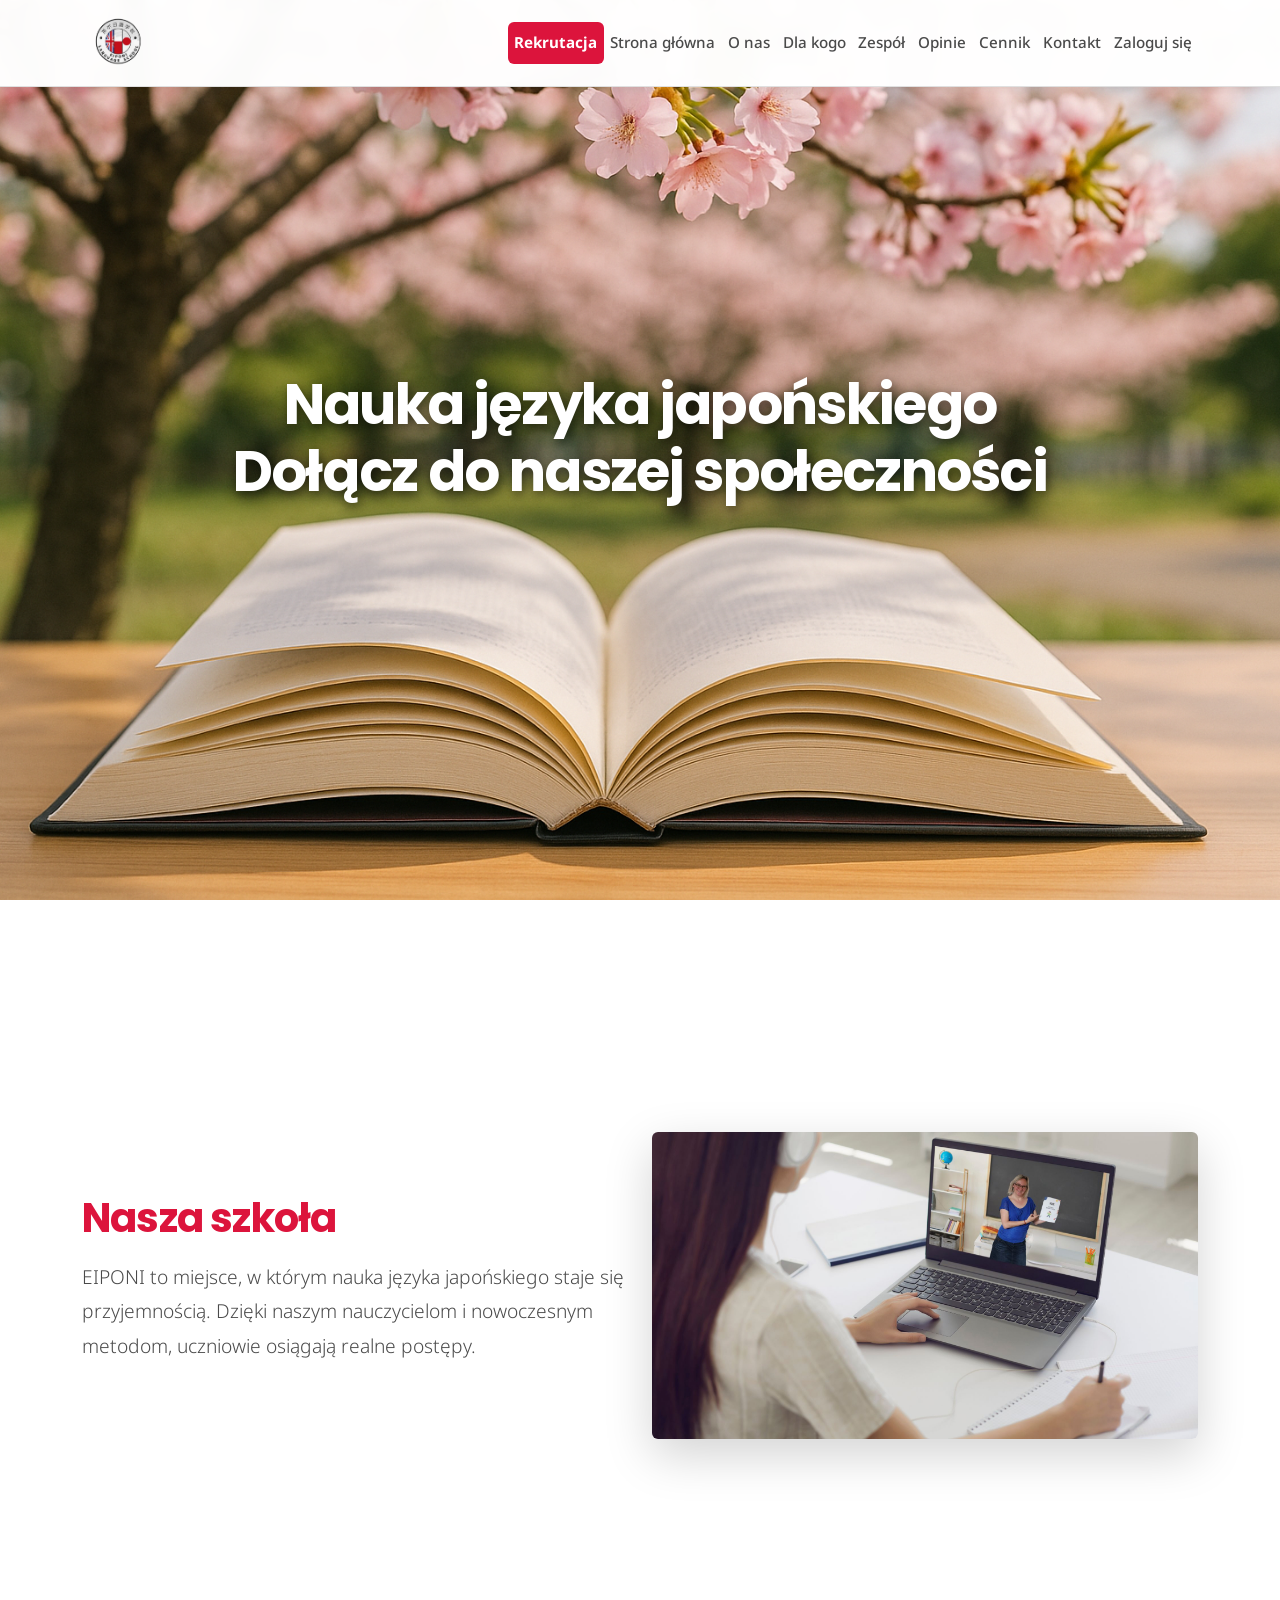
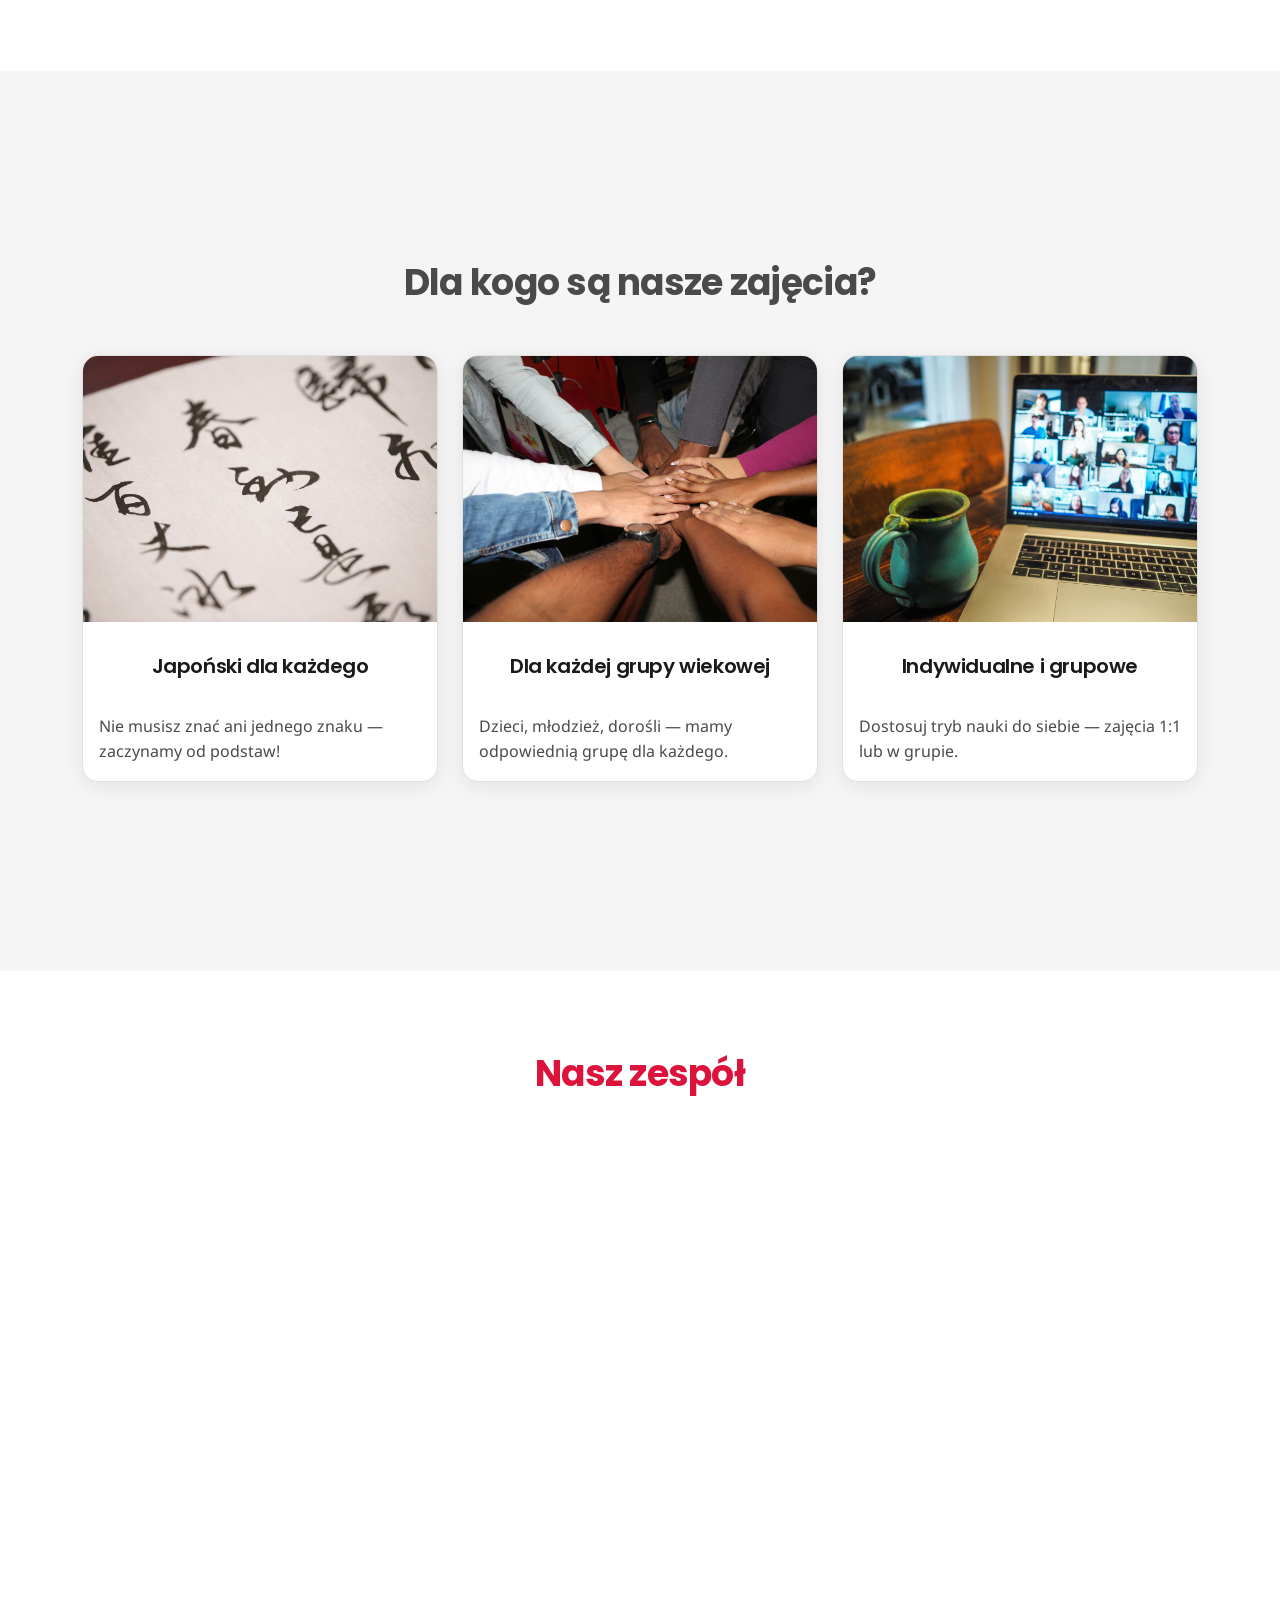
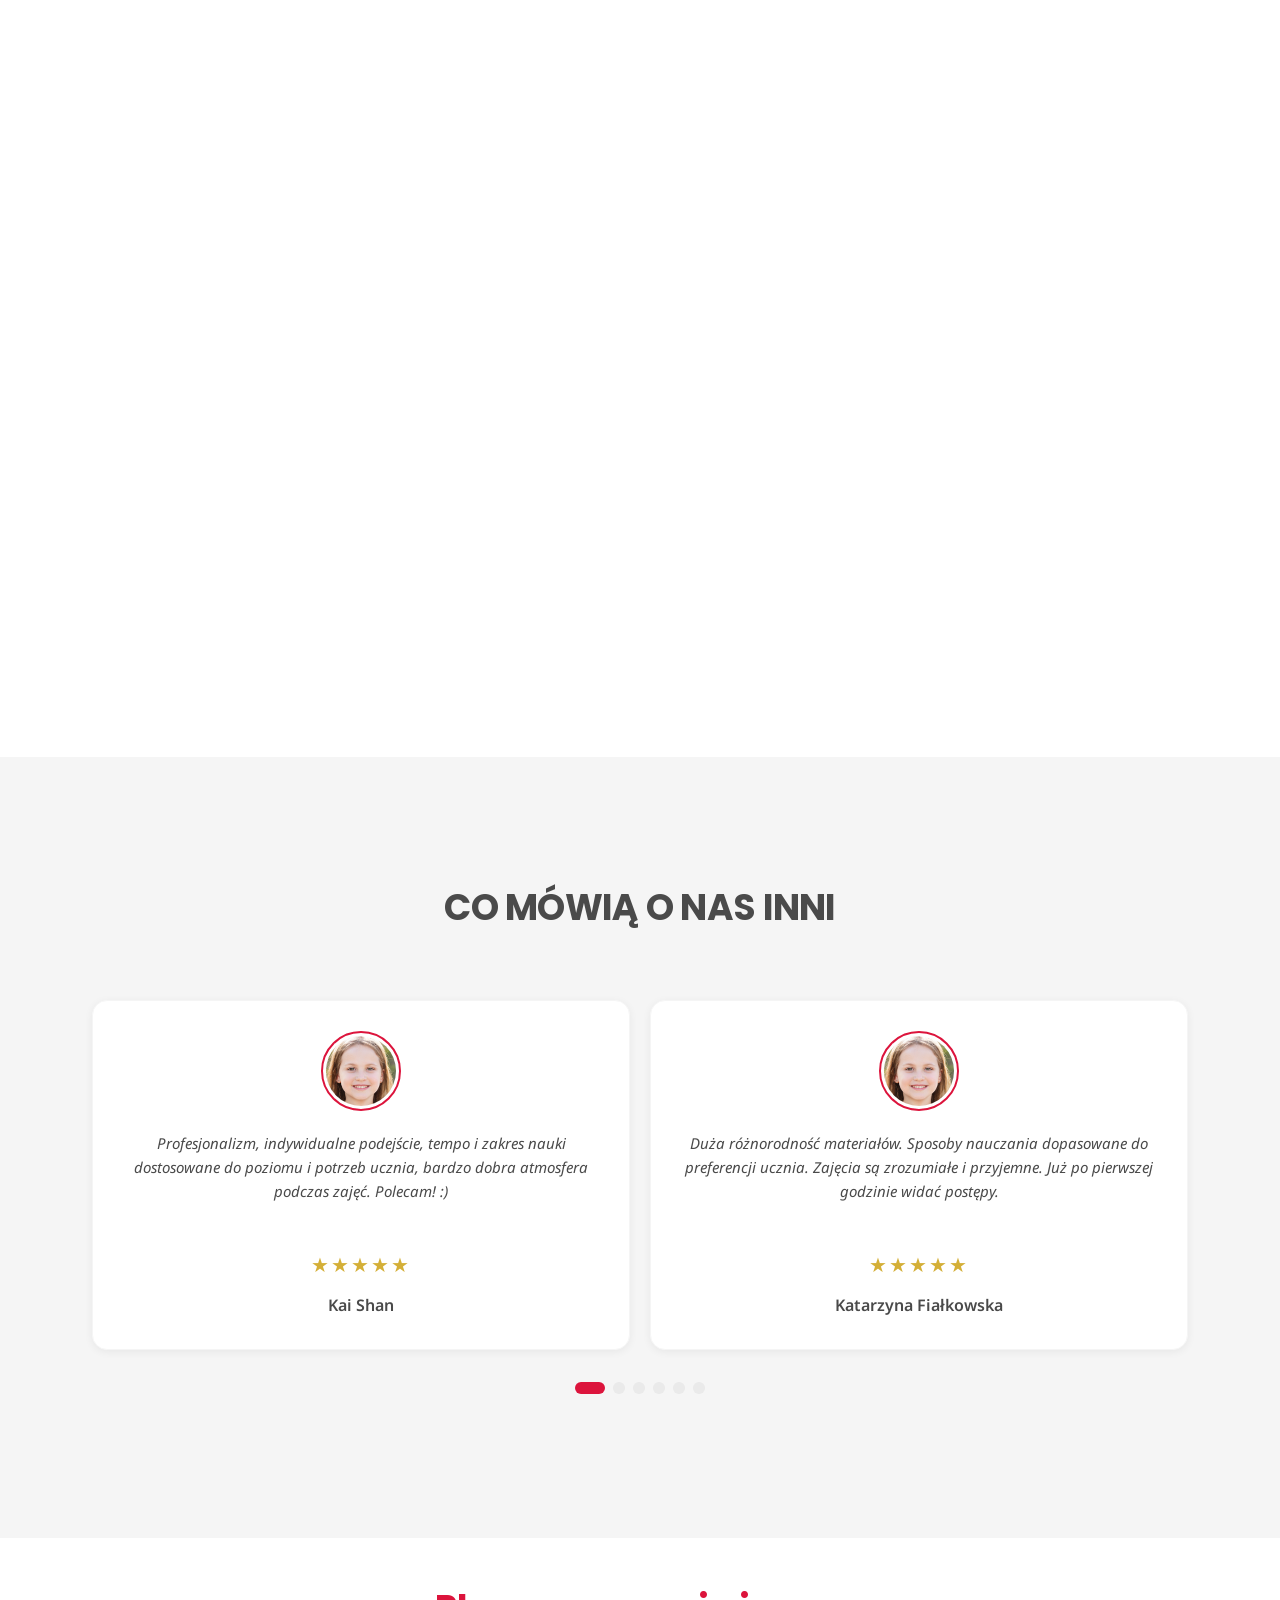
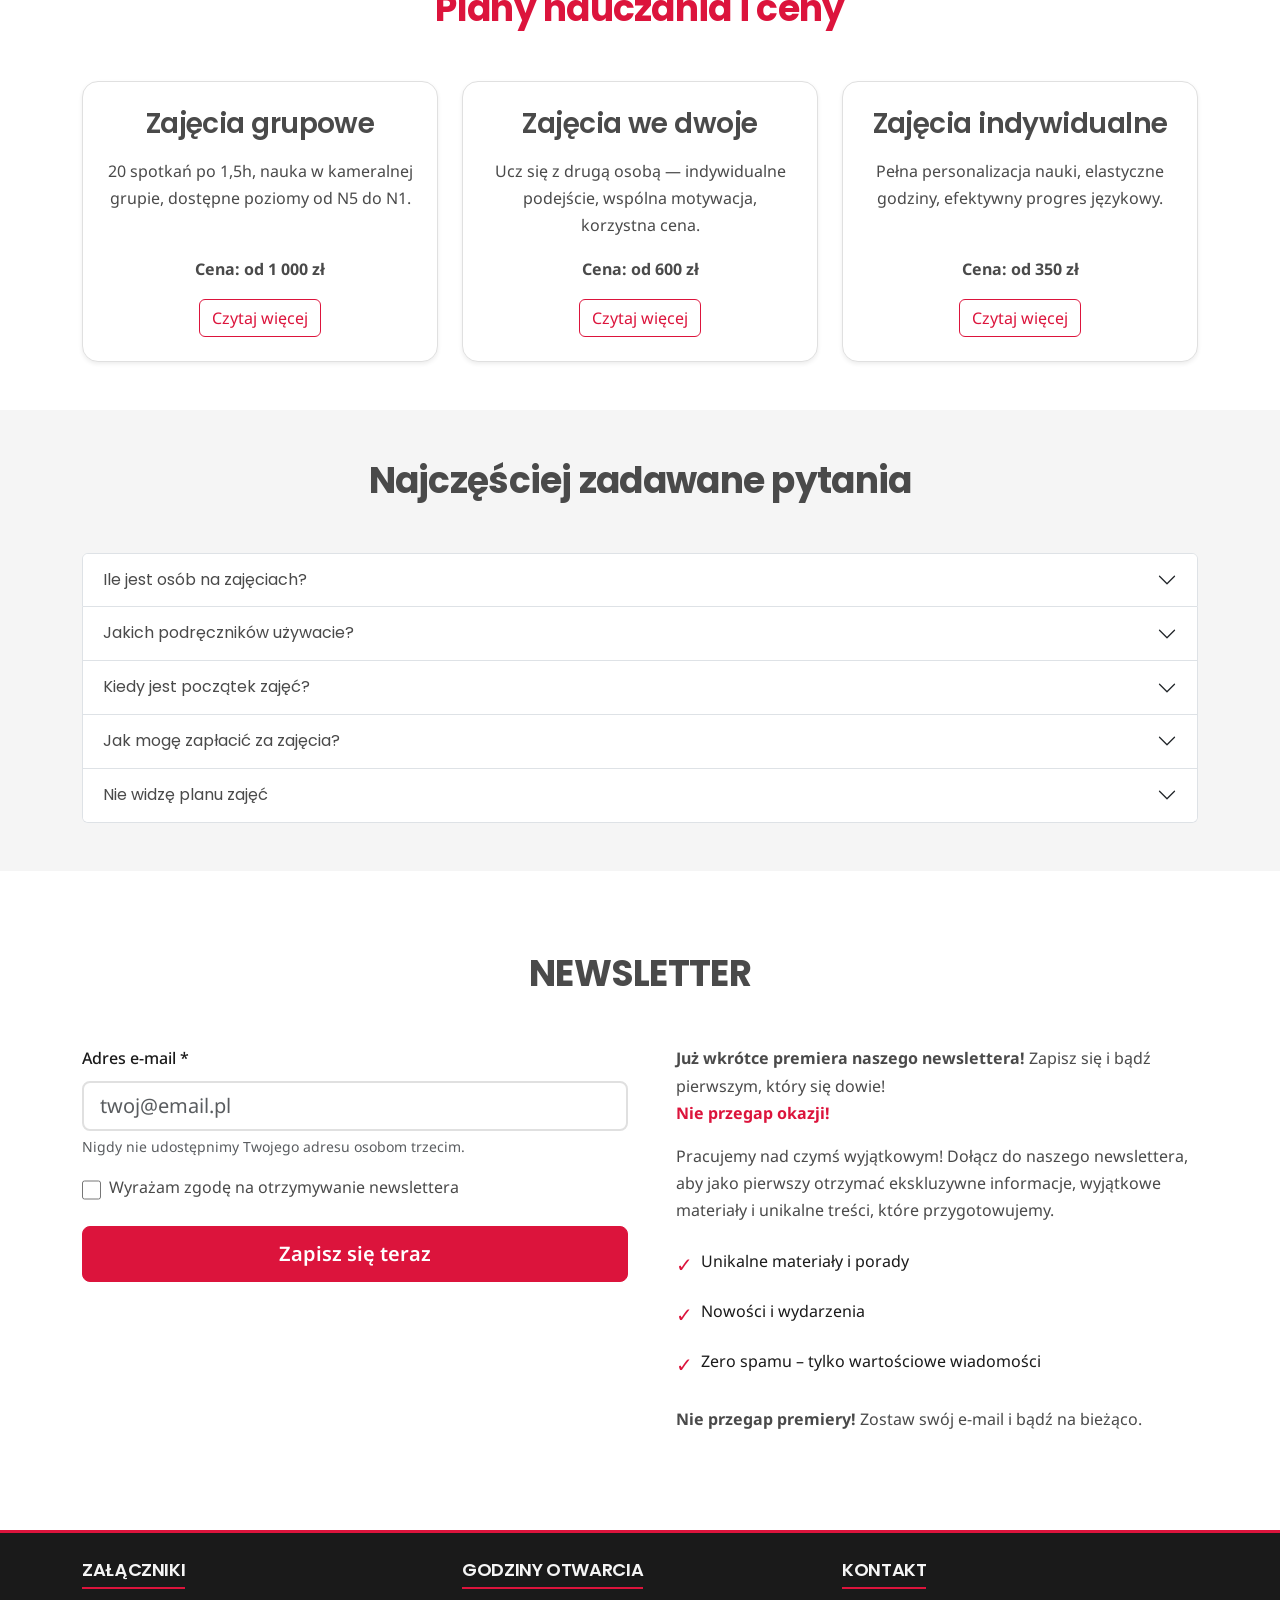
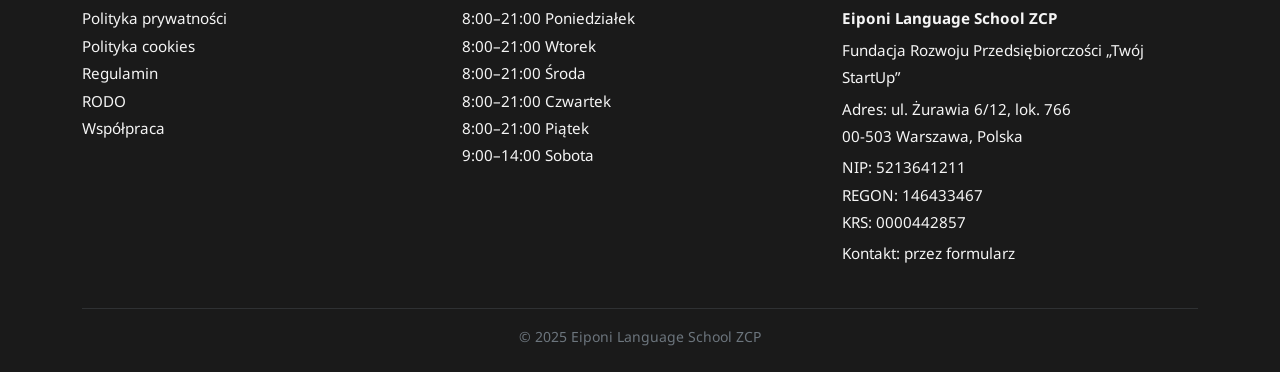
<file: index.html>
<!DOCTYPE html>
<html lang="pl">
  <head>
    <meta charset="UTF-8" />
    <meta name="viewport" content="width=device-width, initial-scale=1.0" />
    <title>Eiponi.com</title>
    <link
      href="https://cdn.jsdelivr.net/npm/bootstrap@5.3.8/dist/css/bootstrap.min.css"
      rel="stylesheet"
      integrity="sha384-sRIl4kxILFvY47J16cr9ZwB07vP4J8+LH7qKQnuqkuIAvNWLzeN8tE5YBujZqJLB"
      crossorigin="anonymous"
    />
    <link
      href="https://cdn.jsdelivr.net/npm/swiper@11/swiper-bundle.min.css"
      rel="stylesheet"
    />

    <link href="https://unpkg.com/aos@2.3.1/dist/aos.css" rel="stylesheet" />
    <link rel="stylesheet" href="style.css" />
  </head>
  <body>
    <section id="">
      <inner>
        <nav class="navbar navbar-expand-lg navbar-light fixed-top">
          <div class="container">
            <!-- Logo -->
            <a class="navbar-brand" href="index.html">
              <img src="img/logo1.png" alt="EIPONI" height="60" />
            </a>

            <!-- Hamburger ikona -->
            <button
              class="navbar-toggler"
              type="button"
              data-bs-toggle="collapse"
              data-bs-target="#navMenu"
              aria-controls="navMenu"
              aria-expanded="false"
              aria-label="Toggle navigation"
            >
              <span class="navbar-toggler-icon"></span>
            </button>

            <!-- Menu -->
            <div class="collapse navbar-collapse" id="navMenu">
              <ul class="navbar-nav ms-auto">
                <li class="nav-item">
                  <a class="nav-link nav-rekrutacja" href="grupowe.html"
                    >Rekrutacja</a
                  >
                </li>

                <li class="nav-item">
                  <a class="nav-link" href="#landing">Strona główna</a>
                </li>
                <li class="nav-item">
                  <a class="nav-link" href="#o-nas">O nas</a>
                </li>
                <li class="nav-item">
                  <a class="nav-link" href="#dla_kogo">Dla kogo</a>
                </li>
                <li class="nav-item">
                  <a class="nav-link" href="#zespol">Zespół</a>
                </li>
                <li class="nav-item">
                  <a class="nav-link" href="#opinie">Opinie</a>
                </li>
                <li class="nav-item">
                  <a class="nav-link" href="#cennik">Cennik</a>
                </li>

                <li class="nav-item">
                  <a class="nav-link" href="kontakt.html">Kontakt</a>
                </li>
                <li class="nav-item">
                  <a class="nav-link" href="#landing">Zaloguj się</a>
                </li>
              </ul>
            </div>
          </div>
        </nav>
      </inner>
    </section>

    <section
      id="landing"
      class="hero d-flex align-items-center justify-content-center text-center text-white"
    >
      <!-- TŁO: <picture> + <img> -->
      <picture class="hero-bg">
        <!-- wersja mobilna -->
        <source
          media="(max-width: 768px)"
          srcset="img/sakura_sekcja1_mobile.png"
        />
        <!-- wersja domyślna -->
        <img
          src="img/sakura_sekcja1.png"
          alt="Sakura background"
          class="hero-img"
        />
      </picture>

      <inner>
        <div class="container">
          <h1 class="display-4 fw-bold text-shadow">
            Nauka języka japońskiego<br />Dołącz do naszej społeczności
          </h1>
        </div>
      </inner>
    </section>

    <section id="o-nas" class="py-5 bg-white scroll-margin">
      <inner>
        <div class="container">
          <div class="row align-items-center min-vh-75">
            <!-- Tekst -->
            <div class="col-md-6 mb-4 mb-md-0">
              <h2 class="fw-bold mb-3">Nasza szkoła</h2>
              <p class="lead">
                EIPONI to miejsce, w którym nauka języka japońskiego staje się
                przyjemnością. Dzięki naszym nauczycielom i nowoczesnym metodom,
                uczniowie osiągają realne postępy.
              </p>
            </div>

            <!-- Zdjęcie -->
            <div class="col-md-6 text-center">
              <img
                src="img/ula.jpg"
                class="img-fluid rounded shadow-lg"
                alt="Książka pod drzewem sakury"
              />
            </div>
          </div>
        </div>
      </inner>
    </section>

    <section
      id="dla_kogo"
      class="py-5 min-vh-100 d-flex align-items-center justify-content-center bg-light scroll-margin"
    >
      <inner>
        <div class="container">
          <h2 class="text-center mb-5">Dla kogo są nasze zajęcia?</h2>
          <div class="row g-4">
            <!-- Karta 1 -->
            <div class="col-md-4" data-aos="fade-up" data-aos-delay="100">
              <div class="card h-100 text-center">
                <div class="ratio ratio-4x3">
                  <img
                    src="img/japonski_dla_kazdego.jpg"
                    class="object-fit-cover"
                    alt="Japoński dla każdego"
                  />
                </div>
                <div class="card-body">
                  <h5 class="card-title">Japoński dla każdego</h5>
                  <p class="card-text">
                    Nie musisz znać ani jednego znaku — zaczynamy od podstaw!
                  </p>
                </div>
              </div>
            </div>
            <!-- Karta 2 -->
            <div class="col-md-4" data-aos="fade-up" data-aos-delay="200">
              <div class="card h-100 text-center">
                <div class="ratio ratio-4x3">
                  <img
                    src="img/grupy_wiekowe.jpg"
                    class="object-fit-cover"
                    alt="Dla każdej grupy wiekowej"
                  />
                </div>
                <div class="card-body">
                  <h5 class="card-title">Dla każdej grupy wiekowej</h5>
                  <p class="card-text">
                    Dzieci, młodzież, dorośli — mamy odpowiednią grupę dla
                    każdego.
                  </p>
                </div>
              </div>
            </div>
            <!-- Karta 3 -->
            <div class="col-md-4" data-aos="fade-up" data-aos-delay="300">
              <div class="card h-100 text-center">
                <div class="ratio ratio-4x3">
                  <img
                    src="img/indywidualne_grupowe.jpg"
                    class="object-fit-cover"
                    alt="Zajęcia indywidualne i grupowe"
                  />
                </div>
                <div class="card-body">
                  <h5 class="card-title">Indywidualne i grupowe</h5>
                  <p class="card-text">
                    Dostosuj tryb nauki do siebie — zajęcia 1:1 lub w grupie.
                  </p>
                </div>
              </div>
            </div>
          </div>
        </div>
      </inner>
    </section>

    <section
      id="zespol"
      class="section-4 min-vh-100 bg-white d-flex align-items-center justify-content-center scroll-margin"
    >
      <inner>
        <div class="container">
          <h2 class="text-center">Nasz zespół</h2>
          <div class="row g-4">
            <!-- Osoba 1 -->
            <div
              class="col-sm-6 col-lg-4 col-xl-4 mx-auto"
              data-aos="fade-up"
              data-aos-delay="100"
            >
              <div class="card text-center h-100">
                <img
                  src="img/eriko.jpg"
                  class="rounded-circle mx-auto mb-3 team-photo"
                  alt="Anna Kowalska"
                />
                <div class="card-body">
                  <h5 class="card-title">Ula</h5>
                  <p class="team-lang mb-1">(PL, JP, EN)</p>
                  <p class="card-text small">
                    Cześć! Jestem absolwentką ekonomii Uniwersytetu
                    Warszawskiego i filologii orientalnej ze specjalizacją
                    japonistyka Uniwersytetu Jagiellońskiego. Odbyłam roczne
                    stypendium na Uniwersytecie Kobe. Od lat uczę w dowolnej
                    kombinacji języków: japońskiego, angielskiego i polskiego.
                    Lubię aikido i sushi. Mam nadzieję – do zobaczenia!
                  </p>
                </div>
              </div>
            </div>

            <!-- Osoba 2 -->
            <div
              class="col-sm-6 col-lg-4 col-xl-4 mx-auto"
              data-aos="fade-up"
              data-aos-delay="200"
            >
              <div class="card text-center h-100">
                <img
                  src="img/yui.jpg"
                  class="rounded-circle mx-auto mb-3 team-photo"
                  alt="Takeshi Nakamura"
                />
                <div class="card-body">
                  <h5 class="card-title">Ryo</h5>
                  <p class="team-lang mb-1">(JP, EN)</p>
                  <p class="card-text small">
                    Pochodzę z Miyazaki, od 2000 roku mieszkam w Polsce.
                    Interesuję się językami i kulturami obcymi. Skończyłam
                    studia w Stanach Zjednoczonych. Lubię gotować, uprawiać
                    sport, DIY i podróżować. A co Ty lubisz? Porozmawiajmy!
                  </p>
                </div>
              </div>
            </div>

            <!-- Osoba 3 -->
            <div
              class="col-sm-6 col-lg-4 col-xl-4 mx-auto"
              data-aos="fade-up"
              data-aos-delay="300"
            >
              <div class="card text-center h-100">
                <img
                  src="img/kenji.jpg"
                  class="rounded-circle mx-auto mb-3 team-photo"
                  alt="Eriko Tanaka"
                />
                <div class="card-body">
                  <h5 class="card-title">Martyna</h5>
                  <p class="team-lang mb-1">(PL, JP)</p>
                  <p class="card-text small">
                    Cześć! Z językiem japońskim mam styczność od 9 lat. W
                    międzyczasie uczestniczyłam w wymianie ze szkołą
                    Ritsumeikan, która znajduje się w Moriyamie, niedaleko
                    Kioto. Lubię podróże, japońską popkulturę i dobre jedzenie.
                    Do zobaczenia na zajęciach!
                  </p>
                </div>
              </div>
            </div>

            <!-- Osoba 4 -->
            <div
              class="col-sm-6 col-lg-4 col-xl-4 mx-auto"
              data-aos="fade-up"
              data-aos-delay="400"
            >
              <div class="card text-center h-100">
                <img
                  src="img/mai.jpg"
                  class="rounded-circle mx-auto mb-3 team-photo"
                  alt="Jan Nowak"
                />
                <div class="card-body">
                  <h5 class="card-title">Julia</h5>
                  <p class="team-lang mb-1">(PL, JP, EN)</p>
                  <p class="card-text small">
                    Jestem absolwentką japonistyki na Uniwersytecie Warszawskim
                    oraz po rocznej wymianie na Uniwersytecie Osaka. Posiadam
                    certyfikat N1. Należę do Stowarzyszenia Drogi Herbaty
                    Urasenke Sunshinkai, a w wolnych chwilach ćwiczę kaligrafię
                    japońską. Bardzo mnie cieszy, że mogę pomagać w przygodzie z
                    językiem japońskim i mam nadzieję, że będę mogła pomóc
                    również Tobie :)
                  </p>
                </div>
              </div>
            </div>

            <!-- Osoba 5 -->
            <div
              class="col-sm-6 col-lg-4 col-xl-4 mx-auto"
              data-aos="fade-up"
              data-aos-delay="400"
            >
              <div class="card text-center h-100">
                <img
                  src="img/takashi.jpg"
                  class="rounded-circle mx-auto mb-3 team-photo"
                  alt="Jan Nowak"
                />
                <div class="card-body">
                  <h5 class="card-title">Kasia</h5>
                  <p class="team-lang mb-1">(PL, JP, EN)</p>
                  <p class="card-text small">
                    Ukończyłam studia doktoranckie z lingwistyki języka
                    japońskiego na Uniwersytecie Osaka. Przez 10 lat mieszkałam
                    w Japonii najpierw studiując tam, a później pracując w
                    japońskiej agencji turystycznej w Tokio. W wolnych chwilach
                    gram na koto lub shamisenie albo oglądam anime lub dramy
                    japońskie. Mam nadzieję, że zarażę Was moją miłością do tego
                    kraju! :)
                  </p>
                </div>
              </div>
            </div>
          </div>
        </div>
      </inner>
    </section>

    <section id="opinie" class="bg-light">
      <inner>
        <div class="container text-center py-5">
          <h2 class="mb-5">CO MÓWIĄ O NAS INNI</h2>

          <div class="row justify-content-center">
            <div class="col-12">
              <!-- Klasyczny Swiper -->
              <div class="swiper opinieSwiper">
                <div class="swiper-wrapper">
                  <!-- SLIDE 1 -->
                  <div class="swiper-slide d-flex justify-content-center">
                    <div class="testimonial-card">
                      <img
                        src="img/kenji.jpg"
                        class="testimonial-avatar"
                        alt="Avatar"
                      />
                      <p class="testimonial-quote">
                        Profesjonalizm, indywidualne podejście, tempo i zakres
                        nauki dostosowane do poziomu i potrzeb ucznia, bardzo
                        dobra atmosfera podczas zajęć. Polecam! :)
                      </p>
                      <div class="testimonial-rating">★★★★★</div>
                      <p class="testimonial-author">Kai Shan</p>
                    </div>
                  </div>

                  <!-- SLIDE 2 -->
                  <div class="swiper-slide d-flex justify-content-center">
                    <div class="testimonial-card">
                      <img
                        src="img/kenji.jpg"
                        class="testimonial-avatar"
                        alt="Avatar"
                      />
                      <p class="testimonial-quote">
                        Duża różnorodność materiałów. Sposoby nauczania
                        dopasowane do preferencji ucznia. Zajęcia są zrozumiałe
                        i przyjemne. Już po pierwszej godzinie widać postępy.
                      </p>
                      <div class="testimonial-rating">★★★★★</div>
                      <p class="testimonial-author">Katarzyna Fiałkowska</p>
                    </div>
                  </div>

                  <!-- SLIDE 3 -->
                  <div class="swiper-slide d-flex justify-content-center">
                    <div class="testimonial-card">
                      <img
                        src="img/kenji.jpg"
                        class="testimonial-avatar"
                        alt="Avatar"
                      />
                      <p class="testimonial-quote">
                        Indywidualne podejście do ucznia, elastyczne godziny
                        lekcji, a także bardzo przyjętne ceny. Dodatkowym atutem
                        jest przyjazna i miła atmosfera :D
                      </p>
                      <div class="testimonial-rating">★★★★★</div>
                      <p class="testimonial-author">Aleksandra Lerchossek</p>
                    </div>
                  </div>

                  <!-- SLIDE 4 (powtórka 1) -->
                  <div class="swiper-slide d-flex justify-content-center">
                    <div class="testimonial-card">
                      <img
                        src="img/kenji.jpg"
                        class="testimonial-avatar"
                        alt="Avatar"
                      />
                      <p class="testimonial-quote">
                        Profesjonalizm, indywidualne podejście, tempo i zakres
                        nauki dostosowane do poziomu i potrzeb ucznia, bardzo
                        dobra atmosfera podczas zajęć. Polecam! :)
                      </p>
                      <div class="testimonial-rating">★★★★★</div>
                      <p class="testimonial-author">Kai Shan</p>
                    </div>
                  </div>

                  <!-- SLIDE 5 (powtórka 2) -->
                  <div class="swiper-slide d-flex justify-content-center">
                    <div class="testimonial-card">
                      <img
                        src="img/kenji.jpg"
                        class="testimonial-avatar"
                        alt="Avatar"
                      />
                      <p class="testimonial-quote">
                        Duża różnorodność materiałów. Sposoby nauczania
                        dopasowane do preferencji ucznia. Zajęcia są zrozumiałe
                        i przyjemne. Już po pierwszej godzinie widać postępy.
                      </p>
                      <div class="testimonial-rating">★★★★★</div>
                      <p class="testimonial-author">Katarzyna Fiałkowska</p>
                    </div>
                  </div>

                  <!-- SLIDE 6 (powtórka 3) -->
                  <div class="swiper-slide d-flex justify-content-center">
                    <div class="testimonial-card">
                      <img
                        src="img/kenji.jpg"
                        class="testimonial-avatar"
                        alt="Avatar"
                      />
                      <p class="testimonial-quote">
                        Indywidualne podejście do ucznia, elastyczne godziny
                        lekcji, a także bardzo przyjętne ceny. Dodatkowym atutem
                        jest przyjazna i miła atmosfera :D
                      </p>
                      <div class="testimonial-rating">★★★★★</div>
                      <p class="testimonial-author">Aleksandra Lerchossek</p>
                    </div>
                  </div>
                </div>

                <!-- Paginacja -->
                <div class="swiper-pagination"></div>
              </div>
              <!-- /Swiper -->
            </div>
          </div>
        </div>
      </inner>
    </section>

    <section id="cennik" class="py-5 bg-white scroll-margin">
      <inner>
        <div class="container">
          <h2 class="text-center mb-5">Plany nauczania i ceny</h2>
          <div class="row g-4">
            <div class="col-md-4">
              <div
                class="card h-100 shadow-sm p-4 text-center d-flex flex-column"
              >
                <h3 class="mb-3">Zajęcia grupowe</h3>
                <p>
                  20 spotkań po 1,5h, nauka w kameralnej grupie, dostępne
                  poziomy od N5 do N1.
                </p>

                <div class="mt-auto">
                  <p class="fw-bold text-gray-dark mb-3">Cena: od 1 000 zł</p>
                  <a href="grupowe.html" class="btn btn-outline-primary"
                    >Czytaj więcej</a
                  >
                </div>
              </div>
            </div>

            <div class="col-md-4">              
              <div
                class="card h-100 shadow-sm p-4 text-center d-flex flex-column"
              >
                <h3 class="mb-3">Zajęcia we dwoje</h3>
                <p>
                  Ucz się z drugą osobą — indywidualne podejście, wspólna
                  motywacja, korzystna cena.
                </p>
                
                <div class="mt-auto">
                  <p class="fw-bold text-gray-dark mb-3">Cena: od 600 zł</p>
                  <a href="dwoje.html" class="btn btn-outline-primary"
                    >Czytaj więcej</a
                  >
                </div>
              </div>
            </div>

            <div class="col-md-4">              
              <div
                class="card h-100 shadow-sm p-4 text-center d-flex flex-column"
              >
                <h3 class="mb-3">Zajęcia indywidualne</h3>
                <p>
                  Pełna personalizacja nauki, elastyczne godziny, efektywny
                  progres językowy.
                </p>
                
                <div class="mt-auto">
                  <p class="fw-bold text-gray-dark mb-3">Cena: od 350 zł</p>
                  <a href="indywidualne.html" class="btn btn-outline-primary"
                    >Czytaj więcej</a
                  >
                </div>
              </div>
            </div>
          </div>
        </div>
      </inner>
    </section>

    <section id="" class="section-faq py-5 bg-light">
      <inner>
        <div class="container">
          <h2 class="text-center mb-5">Najczęściej zadawane pytania</h2>
          <div class="accordion" id="faqAccordion">
            <!-- Pytanie 1 -->
            <div class="accordion-item">
              <h2 class="accordion-header" id="heading1">
                <button
                  class="accordion-button collapsed"
                  type="button"
                  data-bs-toggle="collapse"
                  data-bs-target="#collapse1"
                  aria-expanded="false"
                  aria-controls="collapse1"
                >
                  Ile jest osób na zajęciach?
                </button>
              </h2>
              <div
                id="collapse1"
                class="accordion-collapse collapse"
                aria-labelledby="heading1"
                data-bs-parent="#faqAccordion"
              >
                <div class="accordion-body">
                  W zależności od wybranego planu zajęcia mogą być indywidualne,
                  w parze lub grupowe. Zajęcia indywidualne to 1 na 1 z
                  nauczycielem. Zajęcia w parze to 2 osoby i 1 nauczyciel.
                  Liczba osób na zajęciach grupowych zależy od wybranej grupy,
                  ale maksymalnie wynosi 6.
                </div>
              </div>
            </div>

            <!-- Pytanie 2 -->
            <div class="accordion-item">
              <h2 class="accordion-header" id="heading2">
                <button
                  class="accordion-button collapsed"
                  type="button"
                  data-bs-toggle="collapse"
                  data-bs-target="#collapse2"
                  aria-expanded="false"
                  aria-controls="collapse2"
                >
                  Jakich podręczników używacie?
                </button>
              </h2>
              <div
                id="collapse2"
                class="accordion-collapse collapse"
                aria-labelledby="heading2"
                data-bs-parent="#faqAccordion"
              >
                <div class="accordion-body">
                  Podręczniki wykorzystywane podczas zajęć są dopasowane do
                  poziomu danego planu. Używamy serii Genki, New Approach i
                  materiałów własnych. Uczestnik nie musi kupować podręcznika.
                  Wszystko jest wyjaśniane w trakcie zajęć, wystarczy być na
                  zajęciach.
                </div>
              </div>
            </div>

            <!-- Pytanie 3 -->
            <div class="accordion-item">
              <h2 class="accordion-header" id="heading3">
                <button
                  class="accordion-button collapsed"
                  type="button"
                  data-bs-toggle="collapse"
                  data-bs-target="#collapse3"
                  aria-expanded="false"
                  aria-controls="collapse3"
                >
                  Kiedy jest początek zajęć?
                </button>
              </h2>
              <div
                id="collapse3"
                class="accordion-collapse collapse"
                aria-labelledby="heading3"
                data-bs-parent="#faqAccordion"
              >
                <div class="accordion-body">
                  Zajęcia indywidualne i w parze można rozpocząć w dowolnym
                  momencie. Zajęcia grupowe odbywają się według kalendarza roku
                  akademickiego. Do zajęć grupowych można dołączyć w trakcie
                  semestru po wcześniejszej konsultacji.
                </div>
              </div>
            </div>

            <!-- Pytanie 4 -->
            <div class="accordion-item">
              <h2 class="accordion-header" id="heading4">
                <button
                  class="accordion-button collapsed"
                  type="button"
                  data-bs-toggle="collapse"
                  data-bs-target="#collapse4"
                  aria-expanded="false"
                  aria-controls="collapse4"
                >
                  Jak mogę zapłacić za zajęcia?
                </button>
              </h2>
              <div
                id="collapse4"
                class="accordion-collapse collapse"
                aria-labelledby="heading3"
                data-bs-parent="#faqAccordion"
              >
                <div class="accordion-body">
                  Po złożeniu zamówienia wyświetla się okienko z fakturą
                  proforma, w której są dane do przelewu, oraz opcją wybrania
                  płatności poprzez PayPal lub płatności kartą. Zatem są trzy
                  możliwości: przelew, PayPal, karta.
                </div>
              </div>
            </div>

            <!-- Pytanie 5 -->
            <div class="accordion-item">
              <h2 class="accordion-header" id="heading5">
                <button
                  class="accordion-button collapsed"
                  type="button"
                  data-bs-toggle="collapse"
                  data-bs-target="#collapse5"
                  aria-expanded="false"
                  aria-controls="collapse5"
                >
                  Nie widzę planu zajęć
                </button>
              </h2>
              <div
                id="collapse5"
                class="accordion-collapse collapse"
                aria-labelledby="heading3"
                data-bs-parent="#faqAccordion"
              >
                <div class="accordion-body">
                  Plan zajęć jest dostępny po zalogowaniu się.
                </div>
              </div>
            </div>
          </div>
        </div>
      </inner>
    </section>

    <section id="newsletter" class="newsletter-signup bg-white">
      <inner>
        <div class="container">
          <h2 class="text-center mb-5 text-gray-dark text-uppercase ls-wide">
            Newsletter
          </h2>

          <div class="row g-4">
            <!-- Lewa kolumna - Formularz -->
            <div class="col-lg-6">
              <form class="newsletter-form" novalidate>
                <!-- Pole e-mail -->
                <div class="mb-3">
                  <label for="newsletter-email" class="form-label"
                    >Adres e-mail *</label
                  >
                  <input
                    type="email"
                    class="form-control form-control-lg"
                    id="newsletter-email"
                    name="email"
                    placeholder="twoj@email.pl"
                    required
                  />
                  <div class="form-text">
                    Nigdy nie udostępnimy Twojego adresu osobom trzecim.
                  </div>
                </div>

                <!-- Honeypot (ukryte pole dla botów - NIE USUWAJ!) -->
                <input
                  type="text"
                  name="website"
                  class="visually-hidden"
                  tabindex="-1"
                  autocomplete="off"
                />

                <!-- Checkbox zgody -->
                <div class="mb-4">
                  <div class="form-check position-relative">
                    <label
                      class="form-check-label d-flex align-items-center"
                      style="cursor: pointer; pointer-events: auto"
                    >
                      <input
                        class="form-check-input me-2"
                        type="checkbox"
                        id="newsletter-consent"
                        name="consent"
                        required
                        style="pointer-events: auto"
                      />
                      Wyrażam zgodę na otrzymywanie newslettera
                    </label>
                  </div>
                </div>

                <!-- Przycisk -->
                <div class="d-grid">
                  <button class="btn btn-success btn-lg" type="submit">
                    Zapisz się teraz
                  </button>
                </div>
              </form>
            </div>

            <!-- Prawa kolumna - Tekst informacyjny -->
            <div class="col-lg-6">
              <div class="ps-lg-4">
                <p class="mb-3">
                  <strong>Już wkrótce premiera naszego newslettera!</strong>
                  Zapisz się i bądź pierwszym, który się dowie!<br />
                  <span class="text-eiponi fw-bold">Nie przegap okazji!</span>
                </p>

                <p class="mb-4">
                  Pracujemy nad czymś wyjątkowym! Dołącz do naszego newslettera,
                  aby jako pierwszy otrzymać ekskluzywne informacje, wyjątkowe
                  materiały i unikalne treści, które przygotowujemy.
                </p>

                <!-- Lista korzyści -->
                <ul class="list-unstyled">
                  <li class="d-flex align-items-start mb-3">
                    <span class="text-eiponi me-2 fs-5">✓</span>
                    <span>Unikalne materiały i porady</span>
                  </li>
                  <li class="d-flex align-items-start mb-3">
                    <span class="text-eiponi me-2 fs-5">✓</span>
                    <span>Nowości i wydarzenia</span>
                  </li>
                  <li class="d-flex align-items-start mb-3">
                    <span class="text-eiponi me-2 fs-5">✓</span>
                    <span>Zero spamu – tylko wartościowe wiadomości</span>
                  </li>
                </ul>

                <p class="mt-4">
                  <strong>Nie przegap premiery!</strong> Zostaw swój e-mail i
                  bądź na bieżąco.
                </p>
              </div>
            </div>
          </div>
        </div>
      </inner>
    </section>

    <section id="footer">
      <inner>
        <footer class="bg-eiponi-primary py-4">
          <div class="container">
            <div class="row">
              <!-- Kolumna 1 -->
              <div class="col-md-4 mb-3">
                <h5 class="text-uppercase mb-3">Załączniki</h5>
                <ul class="list-unstyled">
                  <li>
                    <a href="#"
                      >Polityka prywatności</a
                    >
                  </li>
                  <li>
                    <a href="#"
                      >Polityka cookies</a
                    >
                  </li>
                  <li>
                    <a href="#"
                      >Regulamin</a
                    >
                  </li>
                  <li>
                    <a href="#">RODO</a>
                  </li>
                  <li>
                    <a
                      href="footer_kontakt.html"
                      >Współpraca</a
                    >
                  </li>
                </ul>
              </div>
              <!-- Kolumna 2 -->
              <div class="col-md-4 mb-3">
                <h5 class="text-uppercase mb-3">Godziny otwarcia</h5>
                <ul class="list-unstyled">
                  <li>8:00–21:00 Poniedziałek</li>
                  <li>8:00–21:00 Wtorek</li>
                  <li>8:00–21:00 Środa</li>
                  <li>8:00–21:00 Czwartek</li>
                  <li>8:00–21:00 Piątek</li>
                  <li>9:00–14:00 Sobota</li>
                </ul>
              </div>
              <!-- Kolumna 3 -->
              <div class="col-md-4 mb-3">
                <h5 class="text-uppercase mb-3">Kontakt</h5>
                <p class="mb-1"><strong>Eiponi Language School ZCP</strong></p>
                <p class="mb-1">
                  Fundacja Rozwoju Przedsiębiorczości „Twój StartUp”
                </p>
                <p class="mb-1">
                  Adres: ul. Żurawia 6/12, lok. 766<br />00-503 Warszawa, Polska
                </p>
                <p class="mb-1">
                  NIP: 5213641211<br />REGON: 146433467<br />KRS: 0000442857
                </p>
                <p class="mb-0">Kontakt: przez formularz</p>
              </div>
            </div>
            <hr class="border-secondary mt-4" />
            <div class="text-center small text-gray-muted">
              © 2025 Eiponi Language School ZCP
            </div>
          </div>
        </footer>
      </inner>
    </section>
    <script
      src="https://cdn.jsdelivr.net/npm/bootstrap@5.3.8/dist/js/bootstrap.bundle.min.js"
      integrity="sha384-FKyoEForCGlyvwx9Hj09JcYn3nv7wiPVlz7YYwJrWVcXK/BmnVDxM+D2scQbITxI"
      crossorigin="anonymous"
    ></script>
    <script src="https://cdn.jsdelivr.net/npm/swiper@11/swiper-bundle.min.js"></script>
    <script src="https://unpkg.com/aos@2.3.1/dist/aos.js"></script>
    <script src="script.js"></script>
  </body>
</html>
</file>
<file: style.css>
/* ============================================
   EIPONI LANGUAGE SCHOOL - KOMPLETNY STYLESHEET
   Kolory dopasowane do loga EIPONI
============================================ */

/* IMPORTY CZCIONEK */
@import url("https://fonts.googleapis.com/css2?family=Noto+Sans:wght@300;400;500;600;700&display=swap");
@import url("https://fonts.googleapis.com/css2?family=Poppins:wght@400;500;600;700;800&display=swap");
@import url("https://fonts.googleapis.com/css2?family=Zen+Kaku+Gothic+New:wght@400;500;700&display=swap");

/* ZMIENNE KOLORÓW - PALETA LOGA EIPONI */
:root {
  /* Kolory główne (czerwienie) */
  --eiponi-red: #dc143c; /* Czerwony z flagi Polski i Japonii */
  --eiponi-red-light: #ff6b6b; /* Jasny czerwony */
  --eiponi-red-dark-logo: #c30f1b; /* czerwony z loga */
  --eiponi-red-light-logo: #e91120; /* jasny czerwony z loga */
  
  /* Neutralne / tła */

  --white: #ffffff;
  --gray-light: #f5f5f5;
  --gray-medium: #e0e0e0;
  --gray-dark: #6c757d;

  /* Kolory tekstu */

  --text-primary: #1a1a1a;
  --text-secondary: #4a4a4a;
  --text-muted: #6c757d;

  /* Akcenty */

  --accent-gold: #d4af37;

  /* Cienie */

  --shadow-soft: 0 2px 8px rgba(0, 0, 0, 0.06);
  --shadow-medium: 0 4px 20px rgba(0, 0, 0, 0.08);
  --shadow-eiponi: 0 0 15px rgba(220, 20, 60, 0.25);
}

/* RESET I PODSTAWY TYPOGRAFII */
* {
  margin: 0;
  padding: 0;
  box-sizing: border-box;
}

body {
  font-family: "Noto Sans", -apple-system, BlinkMacSystemFont, "Segoe UI",
    sans-serif;
  font-size: 16px;
  line-height: 1.7;
  color: var(--text-primary);
  background-color: var(--white);
  -webkit-font-smoothing: antialiased;
  -moz-osx-font-smoothing: grayscale;
}

h1,
h2,
h3,
h4,
h5,
h6 {
  font-family: "Poppins", "Noto Sans", sans-serif;
  font-weight: 700;
  line-height: 1.3;
  color: var(--text-secondary);
  letter-spacing: -0.02em;
}

h1 {
  font-size: 3rem;
  font-weight: 800;
}
h2 {
  font-size: 2.25rem;
  font-weight: 700;
}
h3 {
  font-size: 1.75rem;
  font-weight: 600;
}
h4 {
  font-size: 1.375rem;
  font-weight: 600;
}
h5 {
  font-size: 1.125rem;
  font-weight: 600;
}

p {
  font-family: "Noto Sans", sans-serif;
  color: var(--text-secondary);
  line-height: 1.7;
}

/* ============================================
   NAVBAR
============================================ */
.navbar {
  background-color: rgba(255, 255, 255, 0.98);
  box-shadow: var(--shadow-soft);
  border-bottom: 1px solid var(--gray-medium);
  backdrop-filter: blur(10px);
}

/* Kontener navbara */
.navbar .container {
  align-items: center;
}

/* Linki w menu */
.navbar-light .navbar-nav .nav-link,
.navbar-nav .nav-link {
  color: var(--text-secondary);
  font-weight: 500;
  font-size: 0.95rem;
  padding: 0.5rem 0.4rem;
  transition: color 0.2s ease, transform 0.2s ease;
}

/* Hover / focus linków */
.navbar-light .navbar-nav .nav-link:hover,
.navbar-light .navbar-nav .nav-link:focus,
.navbar-nav .nav-link:hover,
.navbar-nav .nav-link:focus {
  color: var(--eiponi-red-dark-logo);
  transform: translateY(-2px);
}

/* Link aktywny  */
.navbar-nav .nav-link.active {
  color: var(--eiponi-red-dark-logo);
}

/* Logo */
.navbar-brand {
  display: flex;
  align-items: center;
  transition: transform 0.2s ease;
}

.navbar-brand:hover {
  transform: scale(1.05);
}

/* Hamburger */
.navbar-toggler {
  border: none;
  padding: 0.25rem 0.5rem;
}

.navbar-toggler:focus {
  box-shadow: none;
}

/* Wyróżniony link "Rekrutacja" */
.nav-rekrutacja {
  background-color: var(--eiponi-red);
  color: var(--white) !important;
  font-weight: 700 !important;
  border-radius: 6px;
  padding: 0.5rem 1rem;
  display: inline-block;
}

/* Hover o focus "Rekrutacja" */
.nav-rekrutacja:hover,
.nav-rekrutacja:focus {
  background-color: var(--eiponi-red-dark-logo);
  color: var(--white) !important;
  transform: translateY(-2px);
}

/* Odstęp przycisku rekrutacja od loga szkoły
 na urządzeniach mobilnych */

@media (max-width: 991.98px) {
  .navbar .navbar-nav {
    padding-top: 0.75rem;
  }
}

/* ============================================
   SEKCJA: LANDING PAGE / HERO (#landing)
============================================ */

/* Kontener hero */
#landing.hero {
  position: relative;
  min-height: 100vh;
  overflow: hidden;
  color: var(--white);
}

/* Kontener z obrazem tła (element <picture>) */
.hero-bg {
  position: absolute;
  inset: 0; /* top:0; right:0; bottom:0; left:0; */
  z-index: -1;
}

/* Obraz tła - zachowuje się jak background-size: cover */
.hero-img {
  width: 100%;
  height: 100%;
  object-fit: cover;
  object-position: center;
  display: block;
}

/* Tekst na wierzchu tła */
#landing .container {
  position: relative;
  z-index: 1;
}

/* Nagłówek hero */
#landing h1 {
  color: var(--white);
  font-size: clamp(2rem, 5vw, 3.5rem);
  font-weight: 800;
  letter-spacing: -0.03em;
  margin-bottom: 1.5rem;
}

/* ============================================
   SEKCJA: O NAS (#o-nas)
============================================ */

#o-nas {
  background-color: var(--white);
  padding: 5rem 0;
}

/* Nagłówek sekcji */

#o-nas h2 {
  color: var(--eiponi-red);
  font-size: 2.5rem;
  margin-bottom: 1.5rem;
  font-weight: 700;
}

/* Tekst wprowadzający */

#o-nas .lead {
  color: var(--text-secondary);
  font-size: 1.2rem;
  line-height: 1.8;
}

/* Zdjęcie w sekcji */

#o-nas img {
  border-radius: 15px;
  box-shadow: var(--shadow-medium);
  transition: transform 0.3s ease;
}

#o-nas img:hover {
  transform: scale(1.02);
}

/* ============================================
   SEKCJA: DLA KOGO (#dla_kogo)
============================================ */

#dla_kogo {
  padding: 5rem 0;
}

/* Nagłówek sekcji */

#dla_kogo h2 {
  color: var(--text-secondary);
  font-size: 2.25rem;
  font-weight: 700;
  margin-bottom: 3rem;
}

/* Karta */

#dla_kogo .card {
  overflow: hidden; /* Ukrywa nadmiar obrazu przy powiększeniu */
}

/* Tytuł karty */

#dla_kogo .card-title {
  margin-top: 1rem;
}

/* Obrazek w karcie – animacja */

#dla_kogo .ratio img {
  transition: transform 0.3s ease;
}

#dla_kogo .card:hover .ratio img {
  transform: scale(1.05);
}

/* ============================================
   SEKCJA: ZESPÓŁ (#zespol)
============================================ */

#zespol {
  background-color: var(--white);
  padding: 5rem 0;
}

/* Nagłówek sekcji */

#zespol h2 {
  color: var(--eiponi-red);
  font-size: 2.25rem;
  font-weight: 700;
  margin-bottom: 5rem;
}

/* Karty członków zespołu */

#zespol .card {
  padding: 1rem 0;
}

/* Tytuł karty (imię/nazwisko) */

#zespol .card-title {
  margin-bottom: 0.5rem;
}

/* Podtytuł karty w jakich językaach prowadzone są zajęcia */

.team-lang {
  font-size: 0.9rem;
  color: var(--gray-dark);
  font-style: italic;
}

/* Zdjęcia zespołu */

.team-photo {
  width: 120px;
  height: 120px;
  object-fit: cover;
  object-position: center;
  border: 2px solid var(--eiponi-red);
  padding: 3px;
  border-radius: 50%;
  transition: transform 0.3s ease, box-shadow 0.3s ease;
}

.team-photo:hover {
  transform: scale(1.08);
  box-shadow: var(--shadow-eiponi);
}

/* ============================================
   SEKCJA: OPINIE (#opinie)
============================================ */

#opinie {
  padding: 5rem 0;
}

/* Wygaszanie tła bootstrapowego dla spójności */

#opinie .bg-light {
  background-color: transparent !important;
}

/* Nagłówek sekcji */

#opinie h2 {
  color: var(--text-secondary);
  font-size: 2.25rem;
  font-weight: 700;
  margin-bottom: 3rem;
}

/* Swiper – kontener z opiniami */

.opinieSwiper {
  width: 100%;
  padding: 20px 10px 60px 10px;
}

/* Pojedynczy slajd Swipera */

.swiper-slide {
  height: auto;
  display: flex;
  align-items: stretch;
}

/* Karta opinii */

.testimonial-card {
  background: var(--white);
  border-radius: 15px;
  padding: 30px;
  box-shadow: var(--shadow-soft);
  text-align: center;
  display: flex;
  flex-direction: column;
  align-items: center;
  width: 100%;
  min-height: 350px;
  border: 1px solid var(--gray-light);
  transition: all 0.3s ease;
}

.testimonial-card:hover {
  box-shadow: var(--shadow-medium);
  transform: translateY(-5px);
  border-color: var(--eiponi-red-light);
}

/* Avatar */

.testimonial-avatar {
  width: 80px;
  height: 80px;
  border-radius: 50%;
  object-fit: cover;
  margin-bottom: 20px;
  flex-shrink: 0;
  border: 2px solid var(--eiponi-red);
  padding: 3px;
}

/* Cytat (główna treść opinii) */

.testimonial-quote {
  font-size: 15px;
  line-height: 1.6;
  color: var(--text-secondary);
  margin-bottom: 20px;
  text-align: center;
  flex-grow: 1;
  font-style: italic;
}

/* Gwiazdki */

.testimonial-rating {
  color: var(--accent-gold);
  font-size: 20px;
  margin-bottom: 10px;
  flex-shrink: 0;
  letter-spacing: 2px;
}

/* Autor opinii */

.testimonial-author {
  font-weight: 600;
  color: var(--text-secondary);
  margin: 0;
  flex-shrink: 0;
}

/* Nawigacja Swipera */

.swiper-pagination-bullet {
  width: 12px;
  height: 12px;
  background: var(--gray-medium);
  opacity: 0.5;
  transition: all 0.3s ease;
}

/* Aktywny bullet */

.swiper-pagination-bullet-active {
  background: var(--eiponi-red);
  opacity: 1;
  width: 30px;
  border-radius: 6px;
}


/* ============================================
   SEKCJA: CENNIK (#cennik)
============================================ */

#cennik {
  background-color: var(--white);
  padding: 5rem 0;
}

/* Nagłówek sekcji */

#cennik h2 {
  color: var(--eiponi-red);
  font-size: 2.25rem;
  font-weight: 700;
  margin-bottom: 3rem;
}


/* Badge z ceną na kartach */

.badge-cena {
  position: absolute;
  top: 15px;
  right: 15px;
  background-color: var(--eiponi-red) !important;
  color: var(--white) !important;
  font-size: 1.1rem;
  padding: 0.5rem 1rem;
  border-radius: 8px;
  font-weight: 700;
}


/* Stylizacja przycisku outline-primary
   w sekcji cennik, zajęcia: grupowe, we dwoje, indywidualne */

.btn-outline-primary,
.btn-outline-primary:focus,
.btn-outline-primary:active,
.btn-outline-primary:visited,
.btn-outline-primary.show {
  background-color: transparent !important;
  border-color: var(--eiponi-red) !important;
  color: var(--eiponi-red) !important;
  box-shadow: none !important;
}

/* Hover */
.btn-outline-primary:hover {
  background-color: var(--eiponi-red) !important;
  border-color: var(--eiponi-red) !important;
  color: var(--white) !important;
}

/* Active (kliknięcie) – zachowaj czerwony */
.btn-outline-primary:active {
  background-color: var(--eiponi-red-dark-logo) !important;
  border-color: var(--eiponi-red-dark-logo) !important;
  color: var(--white) !important;
}

/* Badge w lewym górnym rogu grupa Nagoya*/

.badge-top {
  position: absolute;
  top: 15px;
  left: 15px;
  background-color: var(--eiponi-red);
  color: white;
  font-size: 0.85rem;
  font-weight: 700;
  padding: 0.35rem 0.75rem;
  border-radius: 6px;
  box-shadow: var(--shadow-soft);
  z-index: 10;
}

/* Trójkąt w lewym górnym rogu  grupa Yokohama*/

.badge-trojkat {
  position: absolute;
  top: 0;
  left: 0;

  /* wielkość trójkąta */

  width: 0;
  height: 0;
  border-top: 90px solid var(--eiponi-red);
  border-right: 90px solid transparent;

  z-index: 20;
}

/* Tekst na trójkącie */

.badge-trojkat-tekst {
  position: absolute;
  top: 15px;
  left: -23px;
  width: 110px;
  text-align: center;
  color: white;
  font-size: 0.7rem;
  font-weight: 600;
  transform: rotate(-45deg);
  z-index: 21;
  pointer-events: none;
}


/* ============================================
   SEKCJA: FAQ
============================================ */

/* Otwarty element akordeonu */
.accordion-button:not(.collapsed) {
  background-color: var(--gray-light) !important;
  color: var(--text-secondary) !important;
  box-shadow: none !important;
}

/* Zamknięty element akordeonu */

.accordion-button.collapsed {
  background-color: var(--white);
  color: var(--text-secondary);
}

/* Tło i kolor treści po otwarciu */

.accordion-collapse.show .accordion-body {
  background-color: var(--white);
  color: var(--text-primary);
}

/* Focus (kliknięcie) */

.accordion-button:focus {
  border-color: var(--text-secondary) !important;
  box-shadow: none !important; 
  border-left: solid 3px var(--eiponi-red) !important;
}



/* ============================================
   SEKCJA: NEWSLETTER/KONTAKT
============================================ */
.newsletter-signup {
  padding: 5rem 0;
}

/* Honeypot (ukryte pole dla botów - NIE USUWAJ!) */

.visually-hidden {
  position: absolute;
  left: -9999px;
  width: 1px;
  height: 1px;
  overflow: hidden;
}

/* ============================================
   FOOTER (#footer)
============================================ */

/* Główny kontener stopki */

footer {
  border-top: 3px solid var(--eiponi-red);
  color: var(--gray-light)
}

/* Nagłówki kolumn */

footer h5 {
  color: var(--gray-light);
  border-bottom: 2px solid var(--eiponi-red);
  padding-bottom: 0.4rem;
  display: inline-block;
}

/* Linki */

footer a {
  color: var(--gray-light);
  text-decoration: none;
  transition: all 0.3s ease;
  display: inline-block;
}

footer a:hover {
  color: var(--eiponi-red);
  transform: translateX(3px);
}

/* Teksty w kolumnach */

footer p,
footer ul li {
  color: var(--gray-light);
  font-size: 0.95rem;
  line-height: 1.8;
}



/* ============================================
   FORMULARZE
============================================ */
.form-control {
  border: 2px solid var(--gray-medium);
  border-radius: 8px;
  transition: all 0.3s ease;
  color: var(--text-primary);
  font-family: "Noto Sans", sans-serif;
}

.form-control:focus {
  border-color: var(--eiponi-red);
  box-shadow: 0 0 0 0.2rem rgba(220, 20, 60, 0.15);
  outline: none;
}

.form-label {
  color: var(--text-primary);
  font-weight: 500;
  font-family: "Noto Sans", sans-serif;
}

.form-check-input {
  appearance: auto !important;
  -webkit-appearance: auto !important;
  -moz-appearance: auto !important;
  opacity: 1 !important;
  position: static !important;
  pointer-events: auto !important;
  width: 1.2rem;
  height: 1.2rem;
  accent-color: var(--eiponi-red);
  cursor: pointer;
}

.form-check-label {
  pointer-events: auto !important;
  user-select: none;
  color: var(--text-secondary);
  cursor: pointer;
}

/* Kontakt.html */

#success-message {
  opacity: 0;
  transition: opacity 0.6s ease;
  background-color: var(--eiponi-red);
  color: var(--white);
  padding: 1rem;
  border-radius: 8px;
  margin-top: 1rem;
  font-weight: 500;
}

#success-message.show {
  opacity: 1;
}

/* Walidacja formularza */
.was-validated .form-control:valid,
.was-validated .form-check-input:valid,
.form-control.is-valid {
  border-color: var(--eiponi-red) !important;
  background-image: url("data:image/svg+xml,%3csvg xmlns='http://www.w3.org/2000/svg' fill='%23DC143C' viewBox='0 0 16 16'%3e%3cpath d='M16 2 6 12.01 0 6.002l1.5-1.5L6 9.002 14.5.5 16 2z'/%3e%3c/svg%3e") !important;
  box-shadow: none !important;
}

.was-validated .form-control:valid:focus,
.form-control.is-valid:focus {
  border-color: var(--eiponi-red) !important;
  box-shadow: none !important;
}

.was-validated .form-control:invalid,
.was-validated .form-check-input:invalid {
  border-color: var(--eiponi-red);
  background-image: url("data:image/svg+xml,%3csvg xmlns='http://www.w3.org/2000/svg' fill='%23DC143C' viewBox='0 0 16 16'%3e%3cpath d='M16 2 6 12.01 0 6.002l1.5-1.5L6 9.002 14.5.5 16 2z'/%3e%3c/svg%3e") !important;
  color: var(--eiponi-red) !important;
}

.form-check-input.is-valid ~ .form-check-label,
.was-validated .form-check-input:valid ~ .form-check-label {
  color: var(--text-secondary) !important;
}

/* ============================================
   KARTY (Globalne)
============================================ */
.card {
  border: 1px solid var(--gray-medium);
  border-radius: 1rem;
  background-color: var(--white);
  box-shadow: var(--shadow-medium);
  transition: transform 0.3s ease, box-shadow 0.3s ease;
}

.card:hover {
  transform: translateY(-8px);
  box-shadow: var(--shadow-medium);
}

.card-title {
  color: var(--text-primary);
  font-size: 1.25rem;
  font-weight: 600;
  font-family: "Poppins", sans-serif;
  min-height: 3rem;
  line-height: 1.5rem;
}

.card-text {
  color: var(--text-secondary);
  line-height: 1.6;
  font-size: 1rem;
  text-align: left;
  margin: 0.75rem auto 0;
}

/* ============================================
   PRZYCISKI
============================================ */

.btn-success {
  background-color: var(--eiponi-red);
  border-color: var(--eiponi-red);
  font-weight: 600;
  padding: 0.75rem 2rem;
  border-radius: 8px;
  transition: all 0.3s ease;
}


 .btn-success:hover {
  background-color: var(--eiponi-red-dark-logo);
  border-color: var(--eiponi-red-dark-logo);
  transform: translateY(-2px);
  box-shadow: var(--shadow-medium);
}


/* ============================================
   UTILITIES
============================================ */
.has-fixed-navbar {
  padding-top: 80px;
}

.scroll-margin {
  scroll-margin-top: 60px !important; /* Dostosuj wartość w zależności od wysokości navbaru */
}

.min-vh-75 {
  min-height: 75vh !important;
}

/* Czcionki */

.text-eiponi {
  color: var(--eiponi-red) !important;
}

.text-gray-dark {
  color: var(--text-secondary) !important;
}
.text-gray-light {
  color: var(--gray-light) !important;
}

.text-gray-muted {
  color: var(--text-muted) !important;
}


/* Tła */

.bg-eiponi-primary {
  background-color: var(--text-primary) !important;
}


/* Override Bootstrap classes */

.bg-white {
  background-color: var(--white) !important;
}

.bg-light {
  background-color: var(--gray-light) !important;
}


/* Cień tekstu */
.text-shadow {
  text-shadow: 2px 4px 12px rgba(0, 0, 0, 0.6);
}

/* ============================================
   RESPONSYWNOŚĆ
============================================ */
@media (max-width: 992px) {
  h1 {
    font-size: 2.5rem;
  }
  h2 {
    font-size: 2rem;
  }
  h3 {
    font-size: 1.5rem;
  }
}

@media (max-width: 768px) {
  h1 {
    font-size: 2rem;
  }
  h2 {
    font-size: 1.75rem;
  }
  h3 {
    font-size: 1.35rem;
  }

  body {
    font-size: 15px;
  }

  .section-title {
    font-size: 1.75rem;
  }

  .testimonial-card {
    min-height: 300px;
  }
}

@media (max-width: 576px) {
  .team-photo {
    width: 100px;
    height: 100px;
  }

  .testimonial-avatar {
    width: 60px;
    height: 60px;
  }
}

@media (max-width: 768px) {
  #landing h1 {
    font-size: 2rem;
  }
}

/* ============================================
   ANIMACJE
============================================ */
@keyframes fadeIn {
  from {
    opacity: 0;
    transform: translateY(20px);
  }
  to {
    opacity: 1;
    transform: translateY(0);
  }
}

/* Smooth scroll */
html {
  scroll-behavior: smooth;
}

/* ============================================ 
   POPRAWKI DLA AUTOFILL I WALIDACJI BOOTSTRAPA */
/* Reset zielonego autofill Chrome */
input:-webkit-autofill,
input:-webkit-autofill:hover,
input:-webkit-autofill:focus,
textarea:-webkit-autofill,
textarea:-webkit-autofill:hover,
textarea:-webkit-autofill:focus,
select:-webkit-autofill,
select:-webkit-autofill:hover,
select:-webkit-autofill:focus {
  -webkit-box-shadow: 0 0 0 1000px var(--white) inset !important;
  box-shadow: 0 0 0 1000px var(--white) inset !important;

  /* Kolor ramki */
  border: 2px solid var(--eiponi-red) !important;

  /* Kolor tekstu */
  -webkit-text-fill-color: var(--text-primary) !important;

  transition: background-color 5000s ease-in-out 0s;
}
</file>
